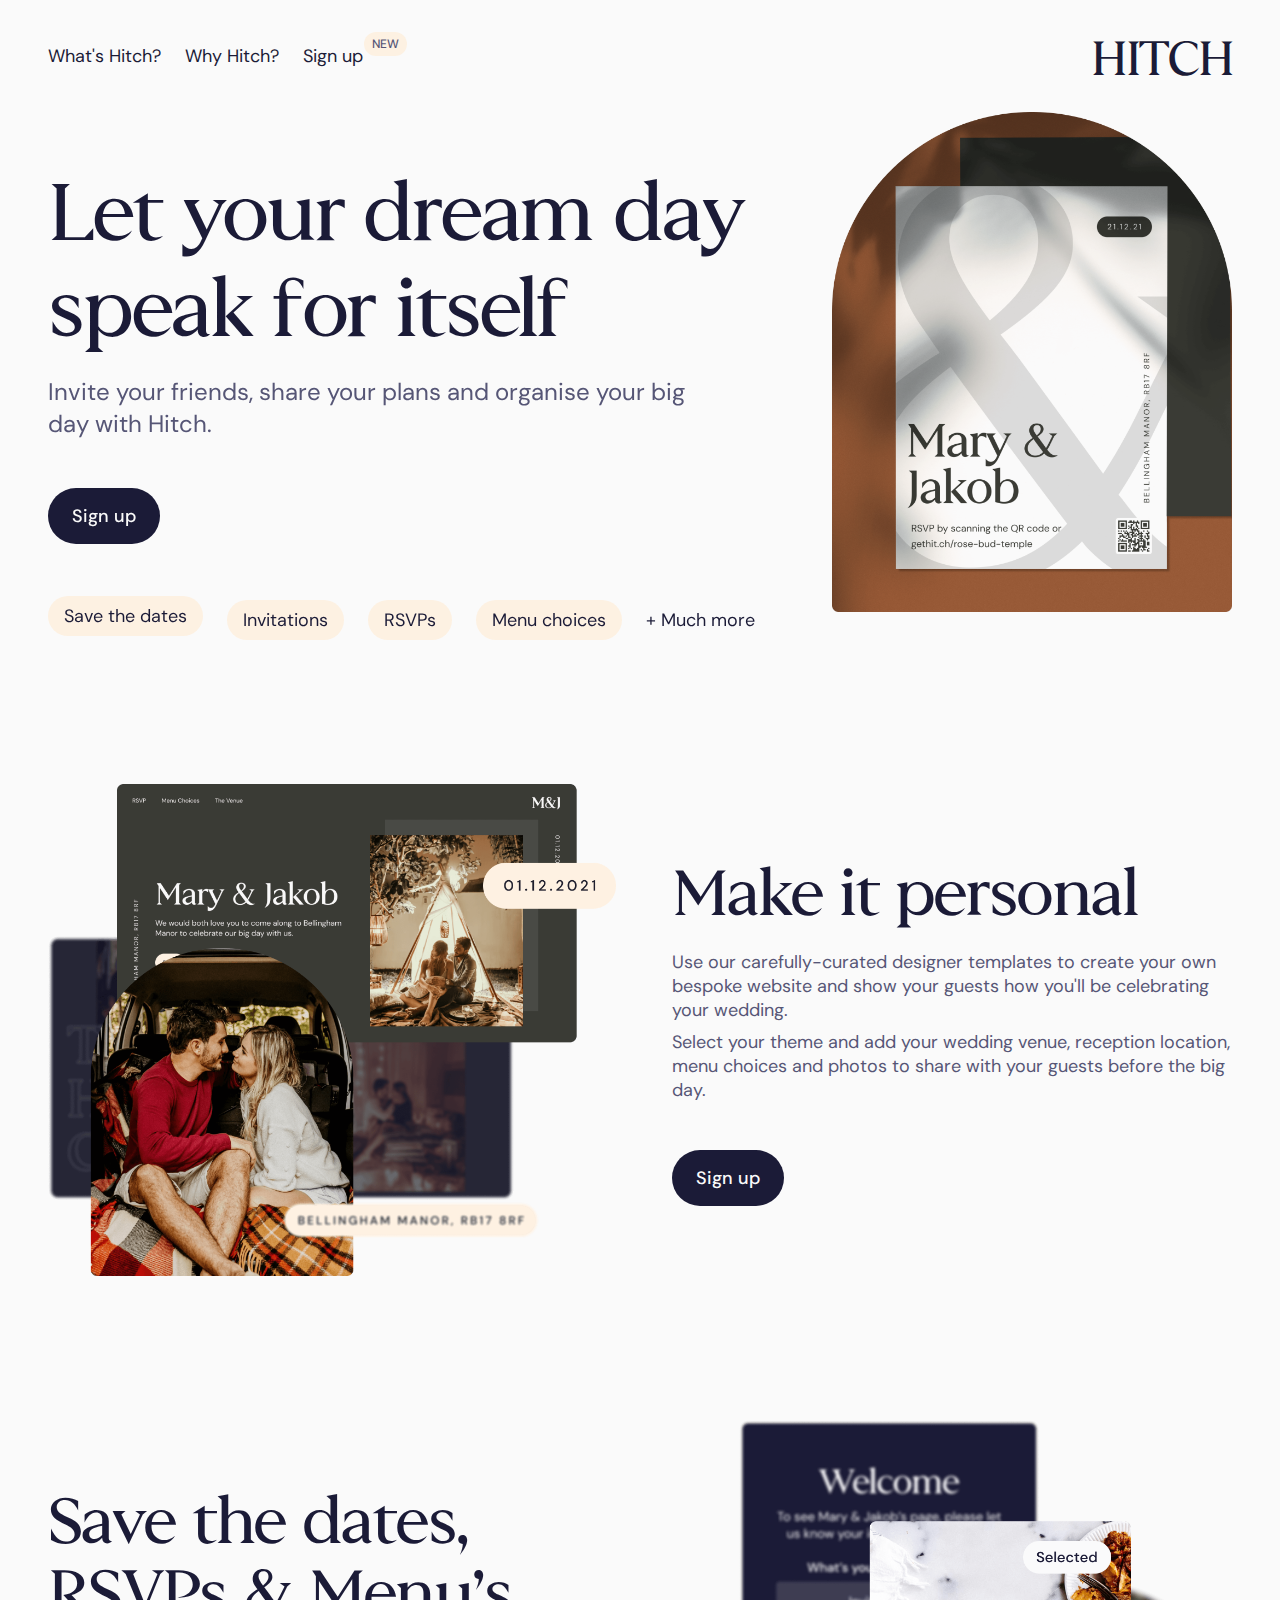
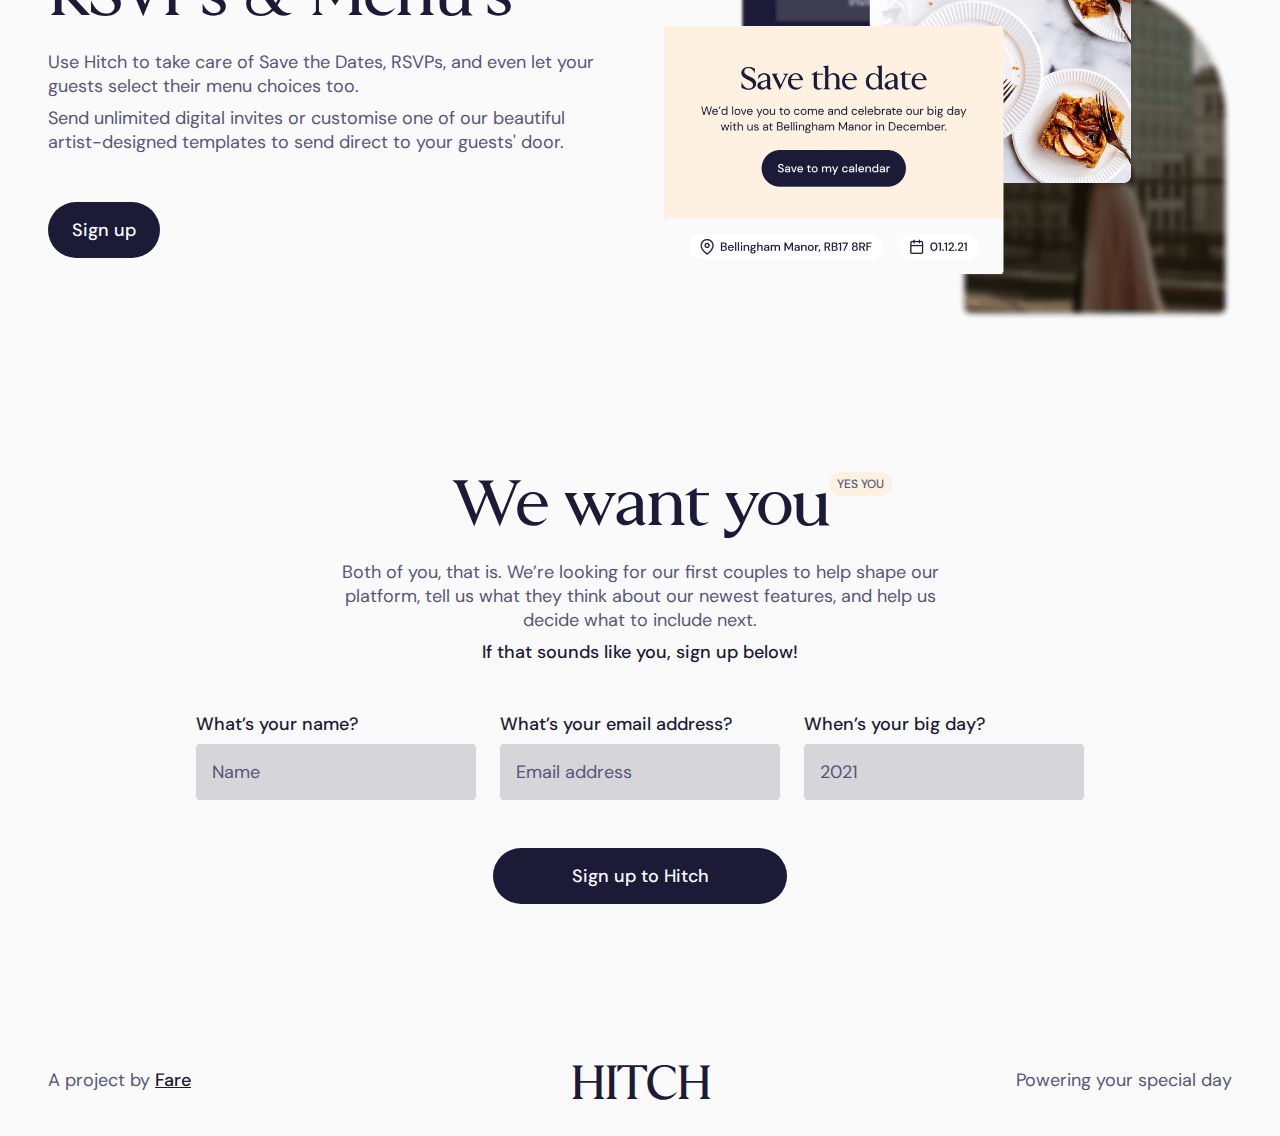
<file: index.html>
<!DOCTYPE html>
<html lang="en">
<head>
	<meta name="viewport" content="width=device-width, initial-scale=1, maximum-scale=1">
	<meta charset="utf-8">
	<meta http-equiv="x-ua-compatible" content="ie=edge">
  
  <meta property="og:title" content="Wedding invites with an RSVP button">
  <meta property="og:site_name" content="Hitch">
  <meta property="og:url" content="https://gethitch.co.uk">
  <meta property="og:description" content="">
  <meta property="og:type" content="website">
  <meta property="og:image" content="https://gethitch.co.uk/assets/img/og_image.jpg">
  
  <title>Hitch</title>
  <link rel='shortcut icon' href='./assets/img/favicon.png' type='image/png'/>
  <link rel="stylesheet" href="./reset.css">
  <link rel="stylesheet" href="https://s.pageclip.co/v1/pageclip.css" media="screen">
  <link rel="stylesheet" href="./fonts.css">
  <link rel="stylesheet" href="./styles.css">
  <link rel="preconnect" href="https://fonts.googleapis.com">
  <link rel="preconnect" href="https://fonts.gstatic.com" crossorigin>
  <link href="https://fonts.googleapis.com/css2?family=DM+Sans:ital,wght@0,400;0,500;1,400;1,500&display=swap" rel="stylesheet">

  <script>
    function toggleMenu() {
      var element = document.getElementById("menu");
      element.classList.toggle("show");
    }
  </script>
  <link href="https://unpkg.com/aos@2.3.1/dist/aos.css" rel="stylesheet">
  <script src="https://unpkg.com/aos@2.3.1/dist/aos.js"></script>
  <script type="text/javascript" src="https://app.termly.io/embed.min.js" data-auto-block="on" data-website-uuid="17cc4ee5-070f-4f1c-8e78-b1b13f626ad1"></script>
  <!-- Facebook Pixel Code -->
  <script>
    !function(f,b,e,v,n,t,s)
    {if(f.fbq)return;n=f.fbq=function(){n.callMethod?
    n.callMethod.apply(n,arguments):n.queue.push(arguments)};
    if(!f._fbq)f._fbq=n;n.push=n;n.loaded=!0;n.version='2.0';
    n.queue=[];t=b.createElement(e);t.async=!0;
    t.src=v;s=b.getElementsByTagName(e)[0];
    s.parentNode.insertBefore(t,s)}(window, document,'script',
    'https://connect.facebook.net/en_US/fbevents.js');
    fbq('init', '440238714118176');
    fbq('track', 'PageView');
    fbq('track', 'ViewContent', { content_name: 'Home' });
    </script>
    <noscript><img height="1" width="1" style="display:none"
    src="https://www.facebook.com/tr?id=440238714118176&ev=PageView&noscript=1"
    /></noscript>
    <!-- End Facebook Pixel Code -->
</head>
<body>
  <script>AOS.init();</script>
  <nav>
    <a class="hamburger" onclick="toggleMenu()"><img src="./assets/img/menu.svg"></a>
    <ul id="menu">
      <li>
        <a href="#">What's Hitch?</a>
      </li>
      <li>
        <a href="./why.html">Why Hitch?</a>
      </li>
      <li>
        <a href="#sign-up">Sign up</a>
        <p class="tag-small">new</p>
      </li>
    </ul>
    <a href="#" class="logo">Hitch</a>
  </nav>
  <section class="hero grid" data-aos="fade-up"  data-aos-duration="1500" data-aos-once="true">
    <div class="hero-content row-end">
      <h1>Let your dream day speak for itself</h1>
      <p class="large">Invite your friends, share your plans and organise your big day with Hitch.</p>
      <a class="button" href="#sign-up">Sign up</a>
      <div class="tag-array">
        <p class="tag">Save the dates</p>
        <p class="tag">Invitations</p>
        <p class="tag">RSVPs</p>
        <p class="tag">Menu choices</p>
        <p class="tag snow">+ Much more</p>
      </div>
    </div>
    <img src="./assets/img/hero.png">
  </section>
  <section class="grid">
    <img src="./assets/img/personalise.png">
    <div class="j-end">
      <h2>Make it personal</h2>
      <p>Use our carefully-curated designer templates to create your own bespoke website and show your guests how you'll be celebrating your wedding.</p>
      <p>Select your theme and add your wedding venue, reception location, menu choices and photos to share with your guests before the big day.</p>
      <a class="button" href="#sign-up">Sign up</a>
    </div>
  </section>
  <section class="grid">
    <div>
      <h2>Save the dates,  RSVPs & Menu’s</h2>
      <p>Use Hitch to take care of Save the Dates, RSVPs, and even let your guests select their menu choices too.</p>
      <p>Send unlimited digital invites or customise one of our beautiful artist-designed templates to send direct to your guests' door.</p>
      <a class="button" href="#sign-up">Sign up</a>
    </div>
    <img class="start" src="./assets/img/RSVPs.png">
  </section>
  <section class="cta">
    <div id="sign-up"></div>
    <div class="cta-title">
      <h2>We want you</h2><p class="tag-small">yes you</p>
    </div>
    <p>Both of you, that is. We’re looking for our first couples to help shape our platform, tell us what they think about our newest features, and help us decide what to include next.</p>
    <p class="bold">If that sounds like you, sign up below!</p>
    <form action="https://send.pageclip.co/fdzatY4zjDS625rR2r0kMaLtyaGuD1Sc" class="pageclip-form" method="post" id="form" onsubmit="sendLead()">
      <div class="cta-questions">
        <div class="cta-question">
          <label for="name">What’s your name?</label>
          <input type="text" name="name" placeholder="Name" required/>
        </div>
        <div class="cta-question">
          <label for="email">What’s your email address?</label>
          <input type="email" name="email" placeholder="Email address" required/>
        </div>
        <div class="cta-question">
          <label for="date">When’s your big day?</label>
          <select name="date">
            <option value="" disabled>--Please choose an option--</option>
            <option value="2021">2021</option>
            <option value="2022">2022</option>
            <option value="2023">2023</option>
            <option value="2024">2024</option>
            <option value="2025">2025</option>
          </select>
        </div>
      </div>
      <button type="submit" class="pageclip-form__submit button" onclick="registerLead()">
        <span>Sign up to Hitch</span>
      </button>
      <script>
        function registerLead() {
          fbq('track', 'Lead');
        }
      </script>
    </form>
  </section>
  <footer>
    <p>A project by <a href="https://fare.studio">Fare</a></p>
    <a class="logo center">Hitch</a>
    <p class="right">Powering your special day</p>
  </footer>
  <script src="https://s.pageclip.co/v1/pageclip.js" charset="utf-8"></script>
</body>
</file>
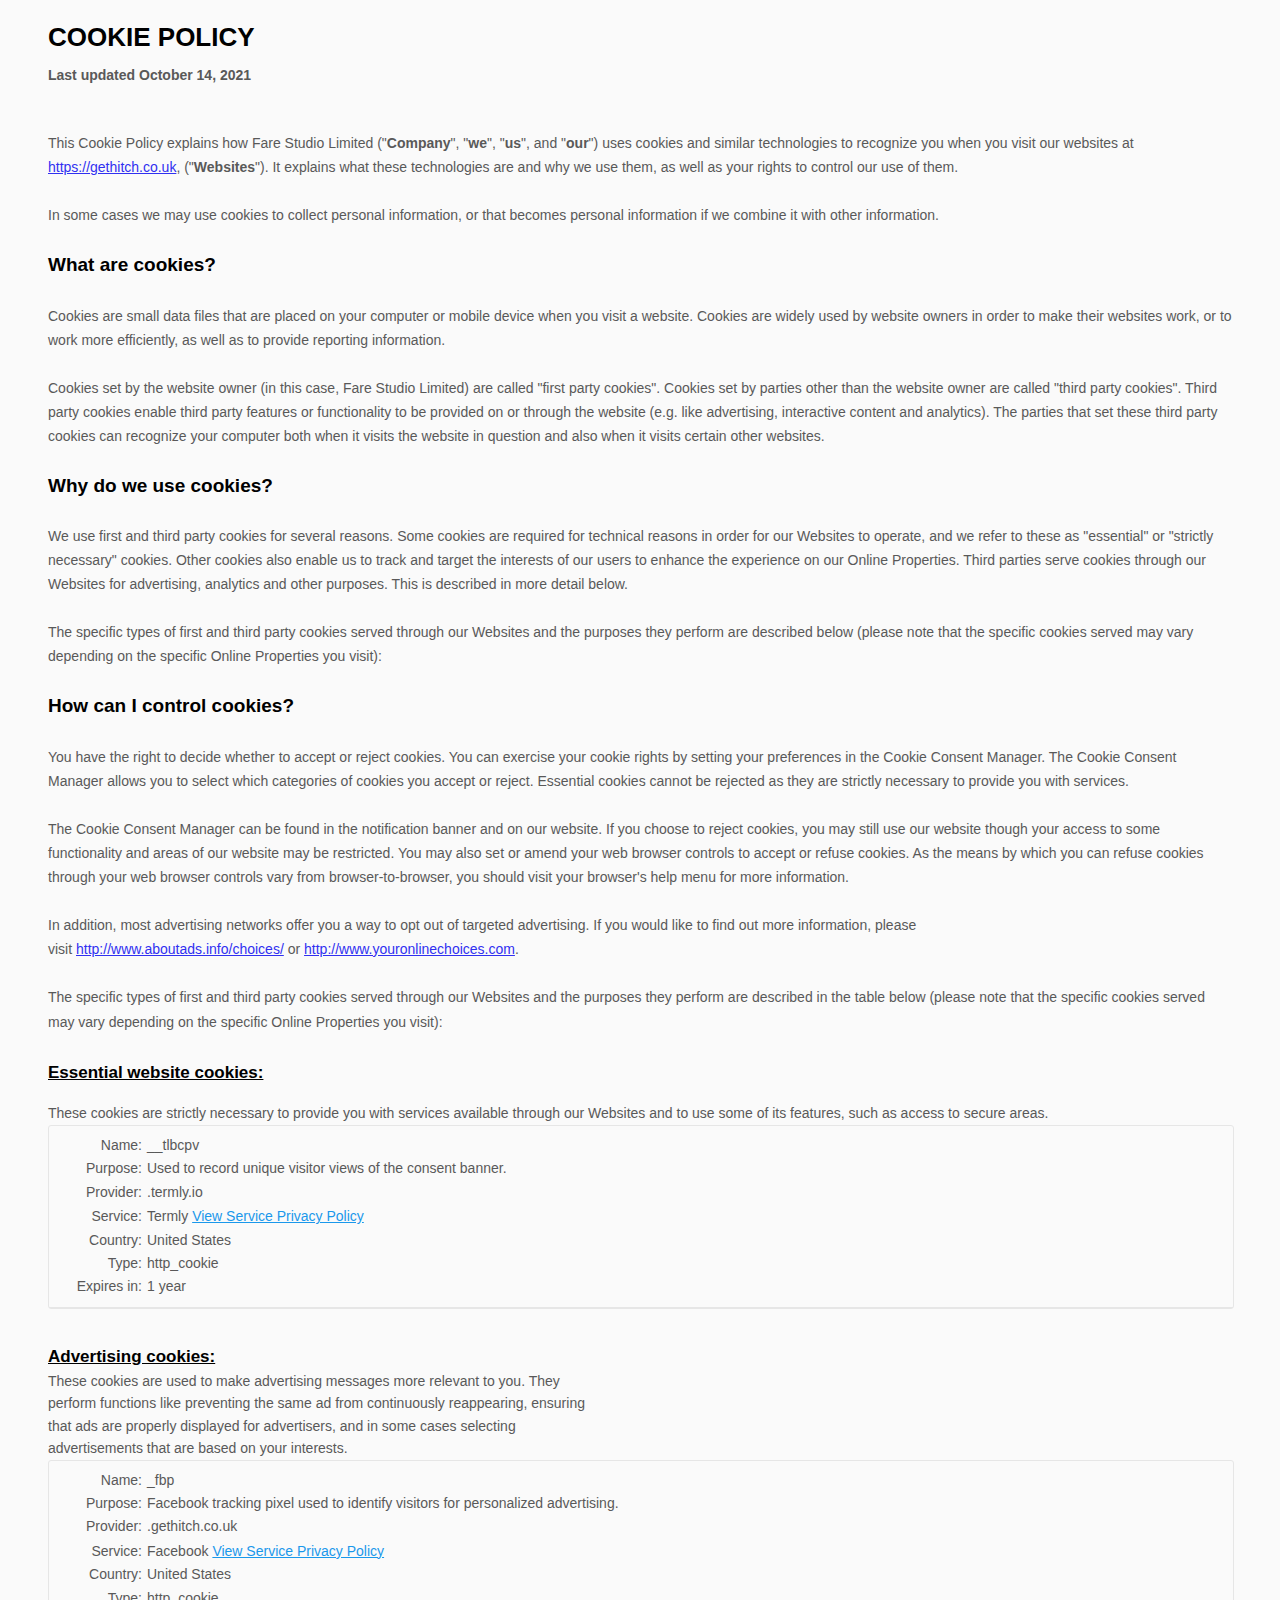
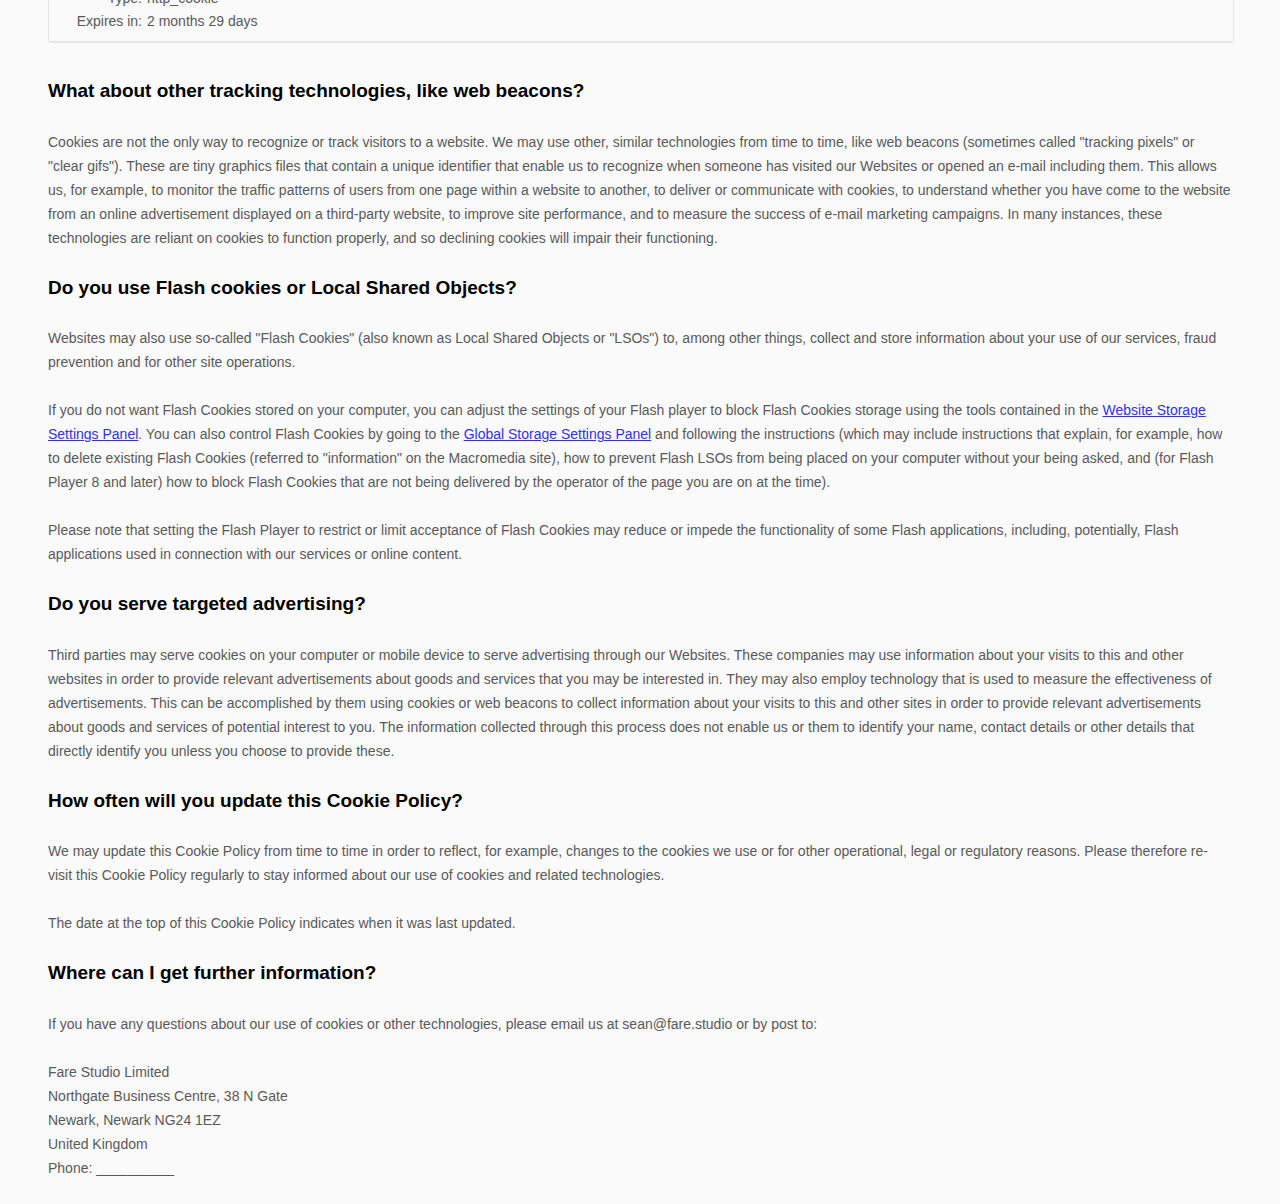
<file: cookies.html>
<!DOCTYPE html>
<html lang="en">
<head>
	<meta name="viewport" content="width=device-width, initial-scale=1, maximum-scale=1">
	<meta charset="utf-8">
	<meta http-equiv="x-ua-compatible" content="ie=edge">
  <title>Hitch</title>
  <link rel='shortcut icon' href='./assets/img/favicon.png' type='image/png'/>
  <link rel="stylesheet" href="./reset.css">
  <link rel="stylesheet" href="https://s.pageclip.co/v1/pageclip.css" media="screen">
  <link rel="stylesheet" href="./fonts.css">
  <link rel="stylesheet" href="./styles.css">
  <link rel="preconnect" href="https://fonts.googleapis.com">
  <link rel="preconnect" href="https://fonts.gstatic.com" crossorigin>
  <link href="https://fonts.googleapis.com/css2?family=DM+Sans:ital,wght@0,400;0,500;1,400;1,500&display=swap" rel="stylesheet">
  <script>
    function toggleMenu() {
      var element = document.getElementById("menu");
      element.classList.toggle("show");
    }
  </script>
  <link href="https://unpkg.com/aos@2.3.1/dist/aos.css" rel="stylesheet">
  <script src="https://unpkg.com/aos@2.3.1/dist/aos.js"></script>
  <script type="text/javascript" src="https://app.termly.io/embed.min.js" data-auto-block="on" data-website-uuid="17cc4ee5-070f-4f1c-8e78-b1b13f626ad1"></script>
  <!-- Facebook Pixel Code -->
  <script>
    !function(f,b,e,v,n,t,s)
    {if(f.fbq)return;n=f.fbq=function(){n.callMethod?
    n.callMethod.apply(n,arguments):n.queue.push(arguments)};
    if(!f._fbq)f._fbq=n;n.push=n;n.loaded=!0;n.version='2.0';
    n.queue=[];t=b.createElement(e);t.async=!0;
    t.src=v;s=b.getElementsByTagName(e)[0];
    s.parentNode.insertBefore(t,s)}(window, document,'script',
    'https://connect.facebook.net/en_US/fbevents.js');
    fbq('init', '440238714118176');
    fbq('track', 'PageView');
    </script>
    <noscript><img height="1" width="1" style="display:none"
    src="https://www.facebook.com/tr?id=440238714118176&ev=PageView&noscript=1"
    /></noscript>
    <!-- End Facebook Pixel Code -->
</head>

<body>
  <style>
    [data-custom-class='body'], [data-custom-class='body'] * {
            background: transparent !important;
          }
  [data-custom-class='title'], [data-custom-class='title'] * {
            font-family: Arial !important;
  font-size: 26px !important;
  color: #000000 !important;
          }
  [data-custom-class='subtitle'], [data-custom-class='subtitle'] * {
            font-family: Arial !important;
  color: #595959 !important;
  font-size: 14px !important;
          }
  [data-custom-class='heading_1'], [data-custom-class='heading_1'] * {
            font-family: Arial !important;
  font-size: 19px !important;
  color: #000000 !important;
          }
  [data-custom-class='heading_2'], [data-custom-class='heading_2'] * {
            font-family: Arial !important;
  font-size: 17px !important;
  color: #000000 !important;
          }
  [data-custom-class='body_text'], [data-custom-class='body_text'] * {
            color: #595959 !important;
  font-size: 14px !important;
  font-family: Arial !important;
          }
  [data-custom-class='link'], [data-custom-class='link'] * {
            color: #3030F1 !important;
  font-size: 14px !important;
  font-family: Arial !important;
  word-break: break-word !important;
          }
  </style>

        

</body>

<div data-custom-class="body">
      <div><strong><span style="font-size: 26px;"><span data-custom-class="title">COOKIE POLICY</span></span></strong></div><div><br></div><div><span style="color: rgb(127, 127, 127);"><strong><span style="font-size: 15px;"><span data-custom-class="subtitle">Last updated <bdt class="question">October 14, 2021</bdt></span></span></strong></span></div><div><br></div><div><br></div><div><br></div><div style="line-height: 1.5;"><span style="color: rgb(127, 127, 127);"><span style="color: rgb(89, 89, 89); font-size: 15px;"><span data-custom-class="body_text">This Cookie Policy explains how <bdt class="question">Fare Studio Limited</bdt><bdt class="block-component"></bdt> ("<bdt class="block-component"></bdt><strong>Company</strong><bdt class="statement-end-if-in-editor"></bdt>", "<strong>we</strong>", "<strong>us</strong>", and "<strong>our</strong>") uses cookies and similar technologies to recognize you when you visit our websites at<bdt class="forloop-component"></bdt> <bdt class="question"><a href="https://gethitch.co.uk" target="_blank" data-custom-class="link">https://gethitch.co.uk</a></bdt>,<bdt class="forloop-component"></bdt> ("<strong>Websites</strong>"). It explains what these technologies are and why we use them, as well as your rights to control our use of them.<bdt class="block-component"></bdt></span></span></span></div><div style="line-height: 1.5;"><br></div><div style="line-height: 1.5;"><span style="color: rgb(127, 127, 127);"><span style="color: rgb(89, 89, 89); font-size: 15px;"><span data-custom-class="body_text">In some cases we may use cookies to collect personal information, or that becomes personal information if we combine it with other information. <bdt class="block-component"></bdt></span><bdt class="statement-end-if-in-editor"><span data-custom-class="body_text"></span></bdt></span></span></div><div style="line-height: 1.5;"><br></div><div style="line-height: 1.5;"><span style="color: rgb(127, 127, 127);"><span style="color: rgb(0, 0, 0); font-size: 15px;"><strong><span data-custom-class="heading_1">What are cookies?</span></strong></span></span></div><div style="line-height: 1.5;"><br></div><div style="line-height: 1.5;"><span style="color: rgb(127, 127, 127);"><span style="color: rgb(89, 89, 89); font-size: 15px;"><span data-custom-class="body_text">Cookies are small data files that are placed on your computer or mobile device when you visit a website. Cookies are widely used by website owners in order to make their websites work, or to work more efficiently, as well as to provide reporting information.</span></span></span></div><div style="line-height: 1.5;"><br></div><div style="line-height: 1.5;"><span style="color: rgb(127, 127, 127);"><span style="color: rgb(89, 89, 89); font-size: 15px;"><span data-custom-class="body_text">Cookies set by the website owner (in this case, <bdt class="question">Fare Studio Limited</bdt>) are called "first party cookies". Cookies set by parties other than the website owner are called "third party cookies". Third party cookies enable third party features or functionality to be provided on or through the website (e.g. like advertising, interactive content and analytics). The parties that set these third party cookies can recognize your computer both when it visits the website in question and also when it visits certain other websites.</span></span></span></div><div style="line-height: 1.5;"><br></div><div style="line-height: 1.5;"><span style="color: rgb(127, 127, 127);"><span style="color: rgb(0, 0, 0); font-size: 15px;"><strong><span data-custom-class="heading_1">Why do we use cookies?</span></strong></span></span></div><div style="line-height: 1.5;"><br></div><div style="line-height: 1.5;"><span style="color: rgb(127, 127, 127);"><span style="color: rgb(89, 89, 89); font-size: 15px;"><span data-custom-class="body_text">We use first<bdt class="block-component"></bdt> and third<bdt class="statement-end-if-in-editor"></bdt> party cookies for several reasons. Some cookies are required for technical reasons in order for our Websites to operate, and we refer to these as "essential" or "strictly necessary" cookies. Other cookies also enable us to track and target the interests of our users to enhance the experience on our Online Properties. <bdt class="block-component"></bdt>Third parties serve cookies through our Websites for advertising, analytics and other purposes. <bdt class="statement-end-if-in-editor"></bdt>This is described in more detail below.</span></span></span></div><div style="line-height: 1.5;"><br></div><div style="line-height: 1.5;"><span style="color: rgb(127, 127, 127);"><span style="color: rgb(89, 89, 89); font-size: 15px;"><span data-custom-class="body_text">The specific types of first<bdt class="block-component"></bdt> and third<bdt class="statement-end-if-in-editor"></bdt> party cookies served through our Websites and the purposes they perform are described below (please note that the specific cookies served may vary depending on the specific Online Properties you visit):</span></span></span></div><div style="line-height: 1.5;"><br></div><div style="line-height: 1.5;"><span style="color: rgb(127, 127, 127);"><span style="color: rgb(89, 89, 89); font-size: 15px;"><span style="font-size: 15px; color: rgb(89, 89, 89);"><span style="font-size: 15px; color: rgb(89, 89, 89);"><span id="control" style="color: rgb(0, 0, 0);"><strong><span data-custom-class="heading_1">How can I control cookies?</span></strong></span></span></span></span></span></div><div style="line-height: 1.5;"><br></div><div style="line-height: 1.5;"><span style="font-size: 15px; color: rgb(89, 89, 89);"><span style="font-size: 15px; color: rgb(89, 89, 89);"><span data-custom-class="body_text">You have the right to decide whether to accept or reject cookies. You can exercise your cookie rights by setting your preferences in the Cookie Consent Manager. The Cookie Consent Manager allows you to select which categories of cookies you accept or reject. Essential cookies cannot be rejected as they are strictly necessary to provide you with services.</span></span></span></div><div style="line-height: 1.5;"><br></div><div style="line-height: 1.5;"><span style="font-size: 15px; color: rgb(89, 89, 89);"><span style="font-size: 15px; color: rgb(89, 89, 89);"><span data-custom-class="body_text">The Cookie Consent Manager can be found in the notification banner and on our website. If you choose to reject cookies, you may still use our website though your access to some functionality and areas of our website may be restricted. You may also set or amend your web browser controls to accept or refuse cookies. As the means by which you can refuse cookies through your web browser controls vary from browser-to-browser, you should visit your browser's help menu for more information.</span></span></span></div><div style="line-height: 1.5;"><br></div><div style="line-height: 1.5;"><span style="font-size: 15px; color: rgb(89, 89, 89);"><span style="font-size: 15px; color: rgb(89, 89, 89);"><span data-custom-class="body_text">In addition, most advertising networks offer you a way to opt out of targeted advertising. If you would like to find out more information, please visit </span></span><span style="font-size: 15px; color: rgb(48, 48, 241);"><span data-custom-class="body_text"><a data-custom-class="link" href="http://www.aboutads.info/choices/" target="_blank">http://www.aboutads.info/choices/</a></span></span><span style="font-size: 15px; color: rgb(89, 89, 89);"><span data-custom-class="body_text"> or </span></span><span style="font-size: 15px; color: rgb(48, 48, 241);"><span data-custom-class="body_text"><a data-custom-class="link" data-fr-linked="true" href="http://www.youronlinechoices.com" target="_blank">http://www.youronlinechoices.com</a></span></span><span style="font-size: 15px; color: rgb(89, 89, 89);"><span data-custom-class="body_text">.</span></span></span></div><div style="line-height: 1.5;"><br></div><div style="line-height: 1.5;"><span style="font-size: 15px; color: rgb(89, 89, 89);"><span style="font-size: 15px; color: rgb(89, 89, 89);"><span data-custom-class="body_text">The specific types of first and third party cookies served through our Websites and the purposes they perform are described in the table below (please note that the specific </span><span data-custom-class="body_text">cookies served may vary depending on the specific Online Properties you visit):</span></span></span><span style="font-size: 15px;"></span><span data-custom-class="heading_2" style="color: rgb(0, 0, 0);"><span style="font-size: 15px;"><strong><u><br><br>Essential website cookies:</u></strong></span></span></div><div><div><br></div><div style="line-height: 1.5;"><span style="color: rgb(127, 127, 127);"><span style="color: rgb(89, 89, 89); font-size: 15px;"><span data-custom-class="body_text">These cookies are strictly necessary to provide you with services available through our Websites and to use some of its features, such as access to secure areas.</span></span></span></div><p style="font-size: 15px; line-height: 1.5;"><span data-custom-class="body_text"></span></p><section data-custom-class="body_text" style="width: 100%; border: 1px solid rgb(230, 230, 230); margin: 0px 0px 10px; border-radius: 3px; text-align: left;"><div style="padding: 8px 13px; border-bottom: 1px solid #e6e6e6;"><table><tbody><tr style="font-family: Roboto, Arial; font-size: 12px; line-height: 1.67; margin: 0 0 8px; vertical-align: top;"><td style="text-align: right; color: #19243c; min-width: 80px;">Name:</td><td style="display: inline-block; margin-left: 5px;"><span style="color: #8b93a7; word-break: break-all;">__tlbcpv</span></td></tr><tr style="font-family: Roboto, Arial; font-size: 12px; line-height: 1.67; margin: 0; vertical-align: top;"><td style="text-align: right; color: #19243c; min-width: 80px;">Purpose:</td><td style="display: inline-block; margin-left: 5px;"><span style="color: #8b93a7; word-break: break-all;">Used to record unique visitor views of the consent banner.</span></td></tr><tr style="font-family: Roboto, Arial; font-size: 12px; line-height: 1.67; margin: 0 0 8px; vertical-align: top;"><td style="text-align: right; color: #19243c; min-width: 80px;">Provider:</td><td style="display: inline-block; margin-left: 5px;"><span style="color: #8b93a7; word-break: break-all;">.termly.io</span></td></tr><tr style="font-family: Roboto, Arial; font-size: 12px; line-height: 1.67; margin: 0 0 8px; vertical-align: top;"><td style="text-align: right; color: #19243c; min-width: 80px;">Service:</td><td style="display: inline-block; margin-left: 5px;"><span style="color: #8b93a7; word-break: break-all;">Termly  <a href="https://termly.io/our-privacy-policy/" style="color: #1a98eb !important;" target="_blank">View Service Privacy Policy</a>  </span></td></tr><tr style="font-family: Roboto, Arial; font-size: 12px; line-height: 1.67; margin: 0 0 8px; vertical-align: top;"><td style="text-align: right; color: #19243c; min-width: 80px;">Country:</td><td style="display: inline-block; margin-left: 5px;"><span style="color: #8b93a7; word-break: break-all;">United States</span></td></tr><tr style="font-family: Roboto, Arial; font-size: 12px; line-height: 1.67; margin: 0 0 8px; vertical-align: top;"><td style="text-align: right; color: #19243c; min-width: 80px;">Type:</td><td style="display: inline-block; margin-left: 5px;"><span style="color: #8b93a7; word-break: break-all;">http_cookie</span></td></tr><tr style="font-family: Roboto, Arial; font-size: 12px; line-height: 1.67; margin: 0 0 8px; vertical-align: top;"><td style="text-align: right; color: #19243c; min-width: 80px;">Expires in:</td><td style="display: inline-block; margin-left: 5px;"><span style="color: #8b93a7; word-break: break-all;">1 year</span></td></tr></tbody></table></div></section></div><div></div><div style="line-height: 1.5;"><span data-custom-class="heading_2" style="color: rgb(0, 0, 0);"><span style="font-size: 15px;"><strong><u><br>Advertising cookies:</u></strong></span></span></div><div><p style="font-size: 15px; line-height: 1.5;"><span style="color: rgb(127, 127, 127);"><span style="color: rgb(89, 89, 89); font-size: 15px;"><span data-custom-class="body_text">These cookies are used to make advertising messages more relevant to you. They perform functions like preventing the same ad from continuously reappearing, ensuring that ads are properly displayed for advertisers, and in some cases selecting advertisements that are based on your interests.</span></span></span></p><div><span data-custom-class="body_text"><section data-custom-class="body_text" style="width: 100%; border: 1px solid #e6e6e6; margin: 0 0 10px; border-radius: 3px;"><div style="padding: 8px 13px; border-bottom: 1px solid #e6e6e6;"><table><tbody><tr style="font-family: Roboto, Arial; font-size: 12px; line-height: 1.67; margin: 0 0 8px; vertical-align: top;"><td style="text-align: right; color: #19243c; min-width: 80px;">Name:</td><td style="display: inline-block; margin-left: 5px;"><span style="color: #8b93a7; word-break: break-all;">_fbp</span></td></tr><tr style="font-family: Roboto, Arial; font-size: 12px; line-height: 1.67; margin: 0; vertical-align: top;"><td style="text-align: right; color: #19243c; min-width: 80px;">Purpose:</td><td style="display: inline-block; margin-left: 5px;"><span style="color: #8b93a7; word-break: break-all;">Facebook tracking pixel used to identify visitors for personalized advertising.</span></td></tr><tr style="font-family: Roboto, Arial; font-size: 12px; line-height: 1.67; margin: 0 0 8px; vertical-align: top;"><td style="text-align: right; color: #19243c; min-width: 80px;">Provider:</td><td style="display: inline-block; margin-left: 5px;"><span style="color: #8b93a7; word-break: break-all;">.gethitch.co.uk</span></td></tr><tr style="font-family: Roboto, Arial; font-size: 12px; line-height: 1.67; margin: 0 0 8px; vertical-align: top;"><td style="text-align: right; color: #19243c; min-width: 80px;">Service:</td><td style="display: inline-block; margin-left: 5px;"><span style="color: #8b93a7; word-break: break-all;">Facebook  <a href="https://www.facebook.com/privacy/explanation" style="color: #1a98eb !important;" target="_blank">View Service Privacy Policy</a>  </span></td></tr><tr style="font-family: Roboto, Arial; font-size: 12px; line-height: 1.67; margin: 0 0 8px; vertical-align: top;"><td style="text-align: right; color: #19243c; min-width: 80px;">Country:</td><td style="display: inline-block; margin-left: 5px;"><span style="color: #8b93a7; word-break: break-all;">United States</span></td></tr><tr style="font-family: Roboto, Arial; font-size: 12px; line-height: 1.67; margin: 0 0 8px; vertical-align: top;"><td style="text-align: right; color: #19243c; min-width: 80px;">Type:</td><td style="display: inline-block; margin-left: 5px;"><span style="color: #8b93a7; word-break: break-all;">http_cookie</span></td></tr><tr style="font-family: Roboto, Arial; font-size: 12px; line-height: 1.67; margin: 0 0 8px; vertical-align: top;"><td style="text-align: right; color: #19243c; min-width: 80px;">Expires in:</td><td style="display: inline-block; margin-left: 5px;"><span style="color: #8b93a7; word-break: break-all;">2 months 29 days</span></td></tr></tbody></table></div></section></span></div></div><div style="line-height: 1.5;"><br></div><div style="line-height: 1.5;"><span style="color: rgb(127, 127, 127);"><span style="color: rgb(0, 0, 0); font-size: 15px;"><strong><span data-custom-class="heading_1">What about other tracking technologies, like web beacons?</span></strong></span></span></div><div style="line-height: 1.5;"><br></div><div style="line-height: 1.5;"><span style="color: rgb(127, 127, 127);"><span style="color: rgb(89, 89, 89); font-size: 15px;"><span data-custom-class="body_text">Cookies are not the only way </span><span style="font-size: 15px; color: rgb(89, 89, 89);"><span data-custom-class="body_text">to recognize or track visitors to a website. We may use other, similar technologies from time to time, like web beacons (sometimes called "tracking pixels" or "clear gifs"). These are tiny graphics files that contain a unique identifier that enable us to recognize when someone has visited our Websites<bdt class="block-component"></bdt> or opened an e-mail including them<bdt class="statement-end-if-in-editor"></bdt>. This allows us, for example, to monitor </span><span style="font-size: 15px; color: rgb(89, 89, 89);"><span style="color: rgb(89, 89, 89);"><span data-custom-class="body_text">the traffic patterns of users from one page within a website to another, to deliver or communicate with cookies, to understand whether you have come to the website from an online advertisement displayed on a third-party website, to improve site performance, and to measure the success of e-mail marketing campaigns. In many instances, these technologies are reliant on cookies to function properly, and so declining cookies will impair their functioning.</span><bdt class="block-component"></bdt></span></span></span></span></span></div><div style="line-height: 1.5;"><br></div><div style="line-height: 1.5;"><span style="color: rgb(127, 127, 127);"><span style="color: rgb(89, 89, 89); font-size: 15px;"><span style="font-size: 15px; color: rgb(89, 89, 89);"><span style="font-size: 15px; color: rgb(89, 89, 89);"><span style="color: rgb(0, 0, 0);"><strong><span data-custom-class="heading_1">Do you use Flash cookies or Local Shared Objects?</span></strong></span></span></span></span></span></div><div style="line-height: 1.5;"><br></div><div style="line-height: 1.5;"><span style="font-size: 15px; color: rgb(89, 89, 89);"><span data-custom-class="body_text">Websites may also use so-called "Flash Cookies" (also known as Local Shared Objects or "LSOs") to, among other things, collect and store information about your use of our services, fraud prevention and for other site operations.</span></span></div><div style="line-height: 1.5;"><br></div><div style="line-height: 1.5;"><span style="font-size: 15px; color: rgb(89, 89, 89);"><span data-custom-class="body_text">If you do not want Flash Cookies stored on your computer, you can adjust the settings of your Flash player to block Flash Cookies storage using the tools contained in the </span></span><span data-custom-class="body_text"><span style="color: rgb(48, 48, 241);"><a data-custom-class="link" href="http://www.macromedia.com/support/documentation/en/flashplayer/help/settings_manager07.html" target="_BLANK"><span style="font-size: 15px;">Website Storage Settings Panel</span></a></span><span style="font-size: 15px; color: rgb(89, 89, 89);">. You can also control Flash Cookies by going to the </span><span style="color: rgb(48, 48, 241);"><a data-custom-class="link" href="http://www.macromedia.com/support/documentation/en/flashplayer/help/settings_manager03.html" target="_BLANK"><span style="font-size: 15px;">Global Storage Settings Panel</span></a></span></span><span style="font-size: 15px; color: rgb(89, 89, 89);"><span data-custom-class="body_text"> and </span><span style="font-size:15px; color: rgb(89, 89, 89);"><span data-custom-class="body_text">following the instructions (which may include instructions that explain, for example, how to delete existing Flash Cookies (referred to "information" on the Macromedia site), how to prevent Flash LSOs from being placed on your computer without your being asked, and (for Flash Player 8 and later) how to block Flash Cookies that are not being delivered by the operator of the page you are on at the time).</span></span></span></div><div style="line-height: 1.5;"><br></div><div style="line-height: 1.5;"><span style="font-size: 15px; color: rgb(89, 89, 89);"><span style="font-size: 15px; color: rgb(89, 89, 89);"><span data-custom-class="body_text">Please note that setting the Flash Player to restrict or limit acceptance of Flash Cookies may reduce or impede the functionality of some Flash applications, including, potentially, Flash applications used in connection with our services or online content.</span></span></span><span style="color: rgb(127, 127, 127);"><span style="color: rgb(89, 89, 89); font-size: 15px;"><span style="font-size: 15px; color: rgb(89, 89, 89);"><span style="font-size: 15px; color: rgb(89, 89, 89);"><span style="color: rgb(89, 89, 89);"><bdt class="statement-end-if-in-editor"></bdt><bdt class="block-component"></bdt></span></span></span></span></span></div><div style="line-height: 1.5;"><br></div><div style="line-height: 1.5;"><span style="color: rgb(127, 127, 127);"><span style="color: rgb(89, 89, 89); font-size: 15px;"><span style="font-size: 15px; color: rgb(89, 89, 89);"><span style="font-size: 15px; color: rgb(89, 89, 89);"><span style="color: rgb(89, 89, 89);"><span style="font-size: 15px; color: rgb(89, 89, 89);"><span style="font-size: 15px; color: rgb(0, 0, 0);"><strong><span data-custom-class="heading_1">Do you serve targeted advertising?</span></strong></span></span></span></span></span></span></span></div><div style="line-height: 1.5;"><br></div><div style="line-height: 1.5;"><span style="font-size: 15px; color: rgb(89, 89, 89);"><span data-custom-class="body_text">Third parties may serve cookies on your computer or mobile device to serve advertising through our Websites. These companies may use information about your visits to this and other websites in order to provide relevant advertisements about goods and services that you may be interested in. They may also employ technology that is used to measure the effectiveness of advertisements. This can be accomplished by them using cookies or web beacons to collect information about your visits to this and other sites in order to provide relevant advertisements about goods and services of potential interest to you. The information collected through this process does not enable us or them to identify your name, contact details or other details that directly identify you unless you choose to provide these.</span></span><span style="color: rgb(127, 127, 127);"><span style="color: rgb(89, 89, 89); font-size: 15px;"><span style="font-size: 15px; color: rgb(89, 89, 89);"><span style="font-size: 15px; color: rgb(89, 89, 89);"><span style="color: rgb(89, 89, 89);"><bdt class="statement-end-if-in-editor"></bdt></span></span></span></span></span></div><div style="line-height: 1.5;"><br></div><div style="line-height: 1.5;"><span style="font-size: 15px; color: rgb(89, 89, 89);"><span style="font-size: 15px; color: rgb(0, 0, 0);"><strong><span data-custom-class="heading_1">How often will you update this Cookie Policy?</span></strong></span></span></div><div style="line-height: 1.5;"><br></div><div style="line-height: 1.5;"><span style="font-size: 15px; color: rgb(89, 89, 89);"><span style="font-size: 15px; color: rgb(89, 89, 89);"><span data-custom-class="body_text">We may update </span><span style="font-size: 15px; color: rgb(89, 89, 89);"><span data-custom-class="body_text">this Cookie Policy from time to time in order to reflect, for example, changes to the cookies we use or for other operational, legal or regulatory reasons. Please therefore re-visit this Cookie Policy regularly to stay informed about our use of cookies and related technologies.</span></span></span></span></div><div style="line-height: 1.5;"><br></div><div style="line-height: 1.5;"><span style="font-size: 15px; color: rgb(89, 89, 89);"><span style="font-size: 15px; color: rgb(89, 89, 89);"><span style="font-size: 15px; color: rgb(89, 89, 89);"><span data-custom-class="body_text">The date at the top of this Cookie Policy indicates when it was last updated.</span></span></span></span></div><div style="line-height: 1.5;"><br></div><div style="line-height: 1.5;"><span style="font-size: 15px; color: rgb(89, 89, 89);"><span style="font-size: 15px; color: rgb(89, 89, 89);"><span style="font-size: 15px; color: rgb(0, 0, 0);"><strong><span data-custom-class="heading_1">Where can I get further information?</span></strong></span></span></span></div><div style="line-height: 1.5;"><br></div><div style="line-height: 1.5;"><span style="font-size: 15px; color: rgb(89, 89, 89);"><span style="font-size: 15px; color: rgb(89, 89, 89);"><span style="font-size: 15px; color: rgb(89, 89, 89);"><span data-custom-class="body_text">If you have any questions about our use of cookies or other technologies, please email us at <bdt class="question">sean@fare.studio</bdt> or by post to:</span></span></span></span></div><div style="line-height: 1.5;"><span data-custom-class="body_text"><br></span></div><div style="line-height: 1.5;"><span style="font-size: 15px; color: rgb(89, 89, 89);"><span style="font-size: 15px; color: rgb(89, 89, 89);"><span data-custom-class="body_text"><bdt class="question">Fare Studio Limited</bdt></span></span></span></div><div style="line-height: 1.5;"><span style="font-size: 15px; color: rgb(89, 89, 89);"><bdt class="question"><span data-custom-class="body_text">Northgate Business Centre, 38 N Gate</span></bdt><span data-custom-class="body_text"><bdt class="block-component"></bdt></span></span></div><div style="line-height: 1.5;"><span data-custom-class="body_text"><span style="font-size: 15px; color: rgb(89, 89, 89);"><bdt class="question">Newark</bdt><bdt class="block-component"></bdt>, <bdt class="question">Newark</bdt><bdt class="statement-end-if-in-editor"></bdt><bdt class="block-component"></bdt> <bdt class="question">NG24 1EZ</bdt><bdt class="statement-end-if-in-editor"></bdt><bdt class="block-component"></bdt><bdt class="block-component"></bdt></span></span></div><div style="line-height: 1.5;"><span data-custom-class="body_text"><span style="font-size: 15px; color: rgb(89, 89, 89);"><bdt class="question">United Kingdom</bdt><bdt class="statement-end-if-in-editor"></bdt></span></span><span data-custom-class="body_text"><span style="font-size: 15px; color: rgb(89, 89, 89);"><bdt class="statement-end-if-in-editor"></bdt></span></span></div><div style="line-height: 1.5;"><span data-custom-class="body_text"><span style="font-size: 15px; color: rgb(89, 89, 89);">Phone: <bdt class="question">__________</bdt><bdt class="block-component"></bdt></span></span></div><style>
      ul {
        list-style-type: square;
      }
      ul > li > ul {
        list-style-type: circle;
      }
      ul > li > ul > li > ul {
        list-style-type: square;
      }
      ol li {
        font-family: Arial ;
      }
    </style>
      </div>
</file>
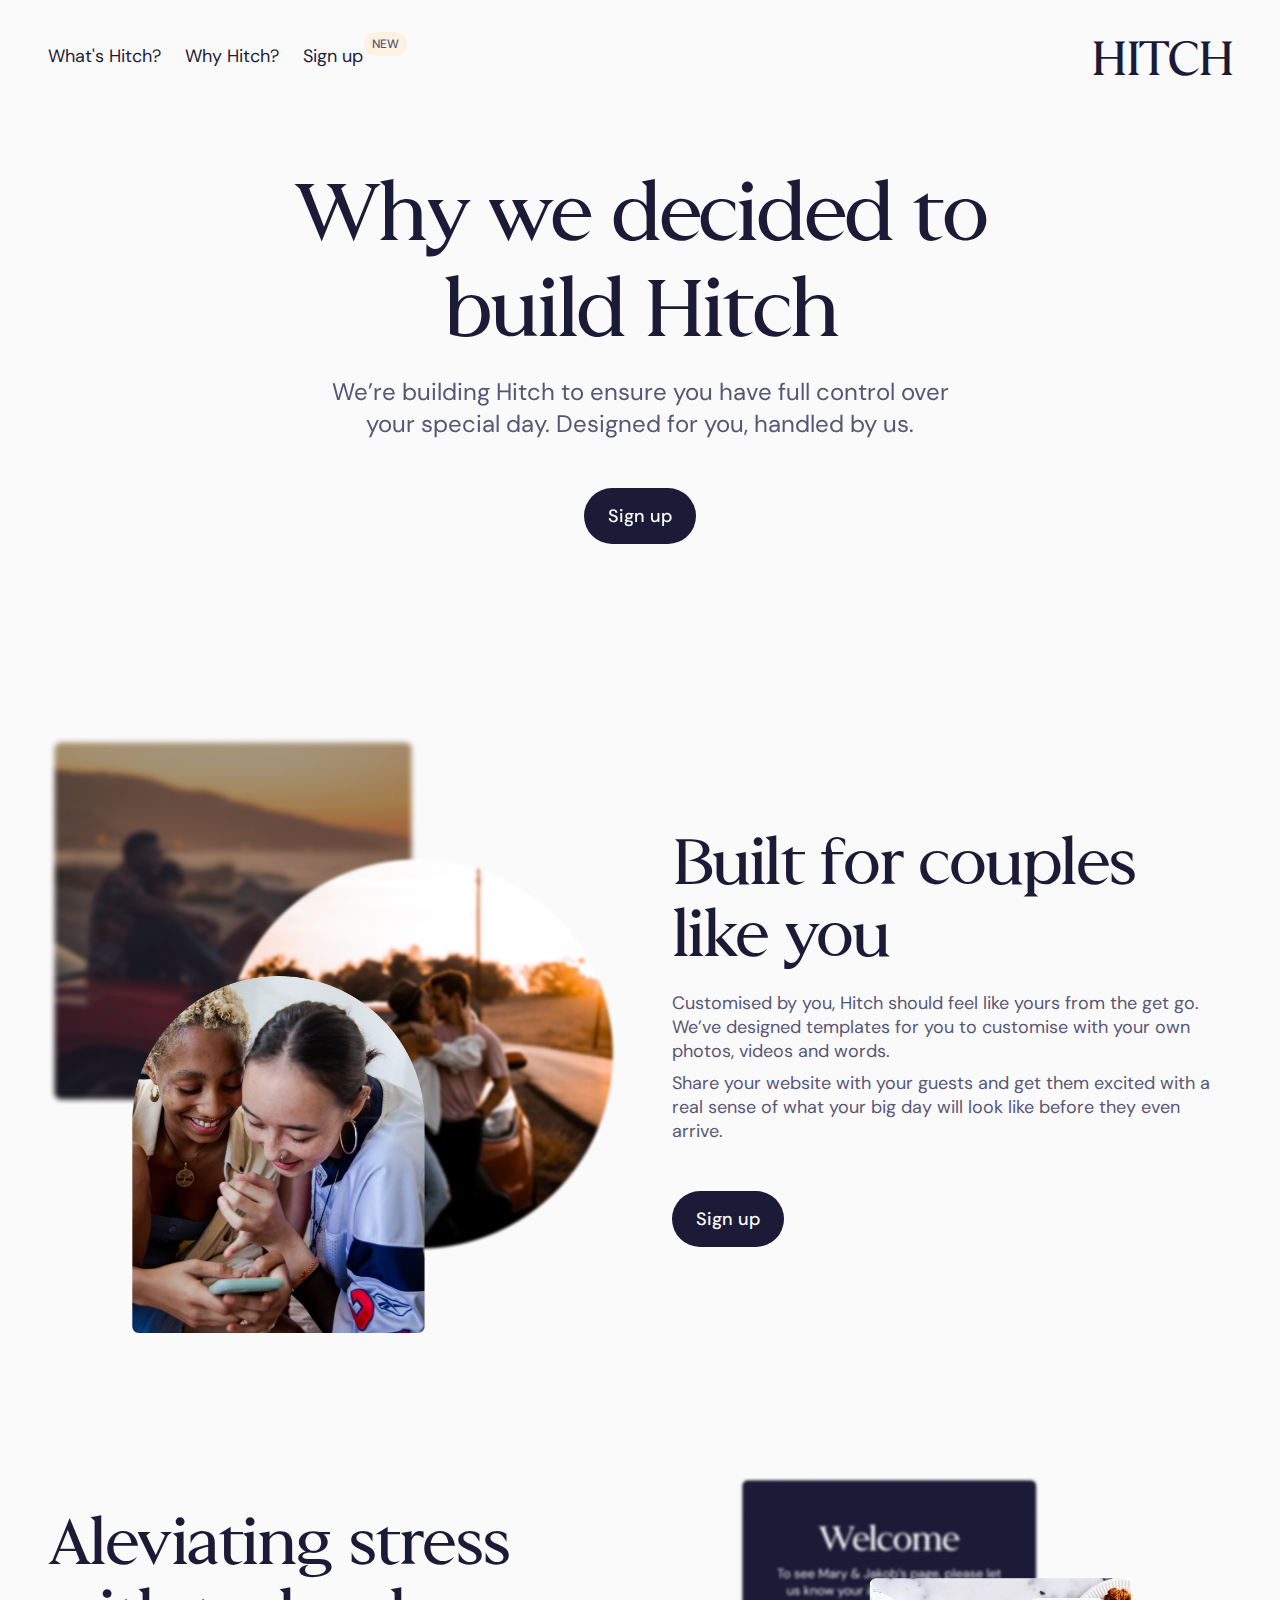
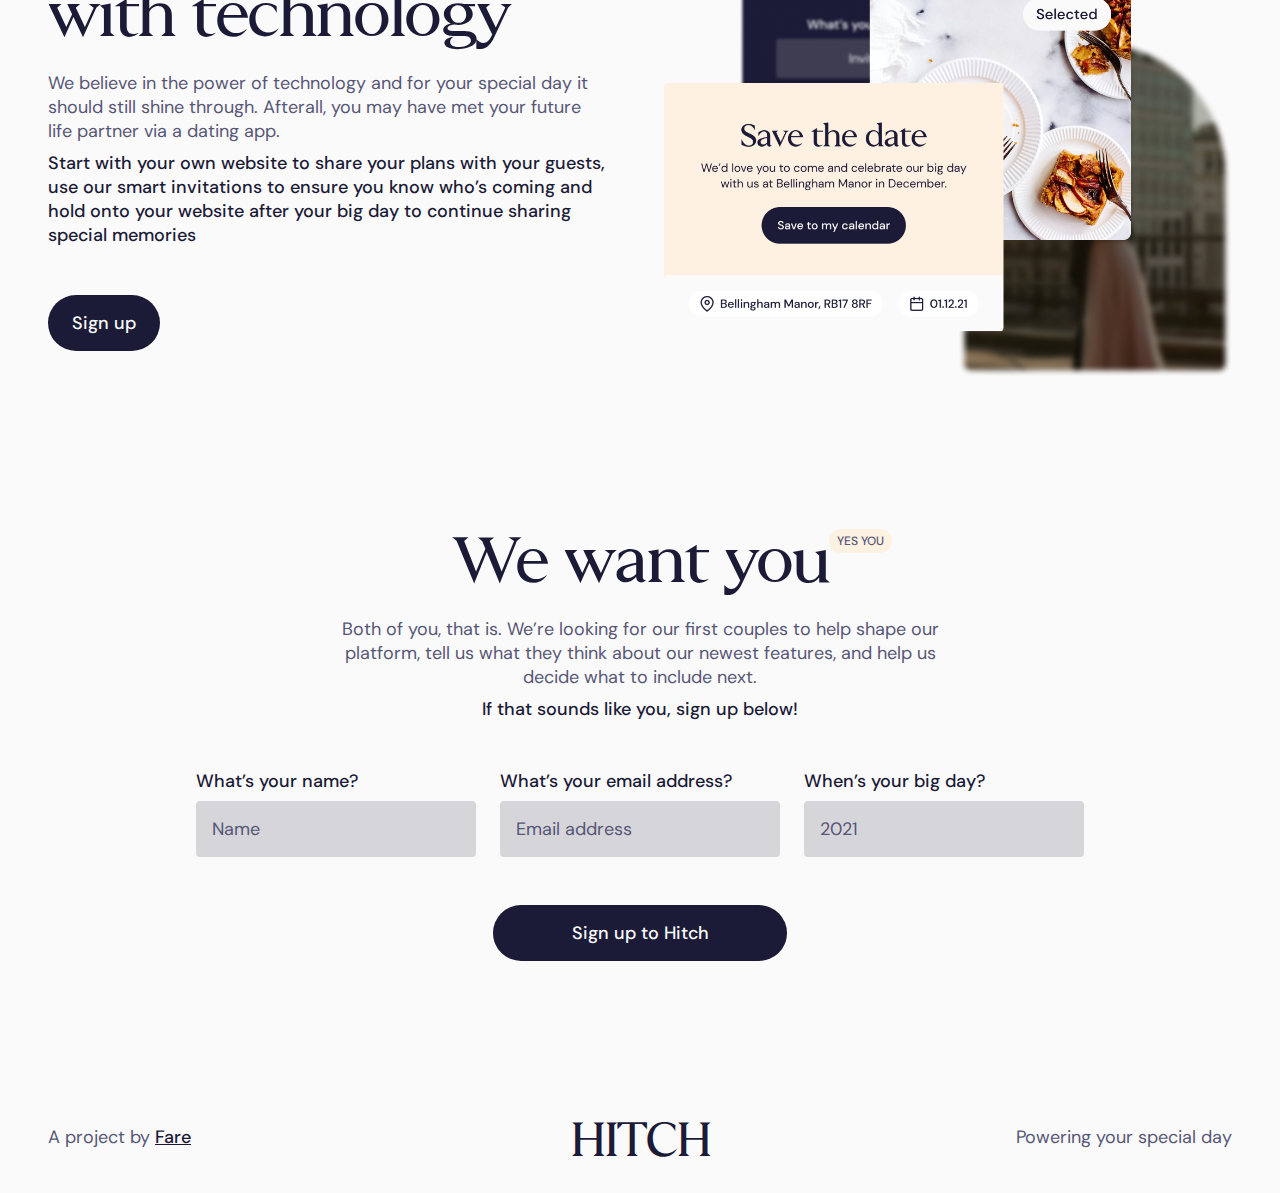
<file: why.html>
<!DOCTYPE html>
<html lang="en">
<head>
	<meta name="viewport" content="width=device-width, initial-scale=1, maximum-scale=1">
	<meta charset="utf-8">
	<meta http-equiv="x-ua-compatible" content="ie=edge">
    
  <meta property="og:title" content="Wedding invites with an RSVP button">
  <meta property="og:site_name" content="Hitch">
  <meta property="og:url" content="https://gethitch.co.uk">
  <meta property="og:description" content="">
  <meta property="og:type" content="website">
  <meta property="og:image" content="https://gethitch.co.uk/assets/img/og_image.jpg">
  
  <title>Hitch - Why we're building Hitch</title>
  <link rel='shortcut icon' href='./assets/img/favicon.png' type='image/png'/>
  <link rel="stylesheet" href="./reset.css">
  <link rel="stylesheet" href="./fonts.css">
  <link rel="stylesheet" href="./styles.css">
  <link rel="preconnect" href="https://fonts.googleapis.com">
  <link rel="preconnect" href="https://fonts.gstatic.com" crossorigin>
  <link href="https://fonts.googleapis.com/css2?family=DM+Sans:ital,wght@0,400;0,500;1,400;1,500&display=swap" rel="stylesheet">
  <script src="https://s.pageclip.co/v1/pageclip.js" charset="utf-8"></script>
  <link rel="stylesheet" href="https://s.pageclip.co/v1/pageclip.css" media="screen">
  <script>
    function toggleMenu() {
      var element = document.getElementById("menu");
      element.classList.toggle("show");
    }
  </script>
  <link href="https://unpkg.com/aos@2.3.1/dist/aos.css" rel="stylesheet">
  <script src="https://unpkg.com/aos@2.3.1/dist/aos.js"></script>
  <script type="text/javascript" src="https://app.termly.io/embed.min.js" data-auto-block="on" data-website-uuid="17cc4ee5-070f-4f1c-8e78-b1b13f626ad1"></script>
  <!-- Facebook Pixel Code -->
  <script>
    !function(f,b,e,v,n,t,s)
    {if(f.fbq)return;n=f.fbq=function(){n.callMethod?
    n.callMethod.apply(n,arguments):n.queue.push(arguments)};
    if(!f._fbq)f._fbq=n;n.push=n;n.loaded=!0;n.version='2.0';
    n.queue=[];t=b.createElement(e);t.async=!0;
    t.src=v;s=b.getElementsByTagName(e)[0];
    s.parentNode.insertBefore(t,s)}(window, document,'script',
    'https://connect.facebook.net/en_US/fbevents.js');
    fbq('init', '440238714118176');
    fbq('track', 'PageView');
    fbq('track', 'ViewContent', { content_name: 'Why' });
    </script>
    <noscript><img height="1" width="1" style="display:none"
    src="https://www.facebook.com/tr?id=440238714118176&ev=PageView&noscript=1"
    /></noscript>
    <!-- End Facebook Pixel Code -->
    <script>
      function sendLead() {
        fbq('track', 'Lead');
      }
    </script>
</head>
<body>
  <script>AOS.init();</script>
  <nav>
    <a class="hamburger" onclick="toggleMenu()"><img src="./assets/img/menu.svg"></a>
    <ul id="menu">
      <li>
        <a href="./index.html">What's Hitch?</a>
      </li>
      <li>
        <a href="./why.html">Why Hitch?</a>
      </li>
      <li>
        <a href="#sign-up">Sign up</a>
        <p class="tag-small">new</p>
      </li>
    </ul>
    <a href="#" class="logo">Hitch</a>
  </nav>
  <section class="hero grid hero-center" data-aos="fade-up"  data-aos-duration="1500" data-aos-once="true">
    <div class="hero-content">
      <h1>Why we decided to  build Hitch</h1>
      <p class="large">We’re building Hitch to ensure you have full control over your special day. Designed for you, handled by us.</p>
      <a class="button" href="#sign-up">Sign up</a>
    </div>
  </section>
  <section class="grid">
    <img src="./assets/img/couples.png">
    <div class="j-end">
      <h2>Built for couples like you</h2>
      <p>Customised by you, Hitch should feel like yours from the get go. We’ve designed templates for you to customise with your own photos, videos and words.</p>
      <p>Share your website with your guests and get them excited with a real sense of what your big day will look like before they even arrive. </p>
      <a class="button" href="#sign-up">Sign up</a>
    </div>
  </section>
  <section class="grid">
    <div>
      <h2>Aleviating stress with technology</h2>
      <p>We believe in the power of technology and for your special day it should still shine through. Afterall, you may have met your future life partner via a dating app.</p>
      <p class="bold">Start with your own website to share your plans with your guests, use our smart invitations to ensure you know who’s coming and hold onto your website after your big day to continue sharing special memories </p>
      <a class="button" href="#sign-up">Sign up</a>
    </div>
    <img class="start" src="./assets/img/tech_stress.png">
  </section>
  <section class="cta">
    <div id="sign-up"></div>
    <div class="cta-title">
      <h2>We want you</h2><p class="tag-small">yes you</p>
    </div>
    <p>Both of you, that is. We’re looking for our first couples to help shape our platform, tell us what they think about our newest features, and help us decide what to include next.</p>
    <p class="bold">If that sounds like you, sign up below!</p>
    <form action="https://send.pageclip.co/fdzatY4zjDS625rR2r0kMaLtyaGuD1Sc" class="pageclip-form" method="post" id="form" onsubmit="sendLead()">
      <div class="cta-questions">
        <div class="cta-question">
          <label for="name">What’s your name?</label>
          <input type="text" name="name" placeholder="Name" required/>
        </div>
        <div class="cta-question">
          <label for="email">What’s your email address?</label>
          <input type="email" name="email" placeholder="Email address" required/>
        </div>
        <div class="cta-question">
          <label for="date">When’s your big day?</label>
          <select name="date">
            <option value="" disabled>--Please choose an option--</option>
            <option value="2021">2021</option>
            <option value="2022">2022</option>
            <option value="2023">2023</option>
            <option value="2024">2024</option>
            <option value="2025">2025</option>
          </select>
        </div>
      </div>
      <button type="submit" class="pageclip-form__submit button" onclick="registerLead()">
        <span>Sign up to Hitch</span>
      </button>
      <script>
        function registerLead() {
          fbq('track', 'Lead');
        }
      </script>
    </form>
  </section>
  <footer>
    <p>A project by <a href="https://fare.studio">Fare</a></p>
    <a class="logo center">Hitch</a>
    <p class="right">Powering your special day</p>
  </footer>
</body>
</file>
<file: fonts.css>
@font-face {
  font-family: 'FT Klon';
  font-weight: 400;
  font-display: block;
  src: url(./assets/fonts/WOFF2/FTKlon-Regular.woff2) format('woff2'), url(./assets/fonts/WOFF/FTKlon-Regular.woff) format('woff');
}

@font-face {
  font-family: 'FT Klon';
  font-weight: 400;
  font-display: block;
  font-style: italic;
  src: url(./assets/fonts/WOFF2/FTKlonItalic-Regular.woff2) format('woff2'), url(./assets/fonts/WOFF/FTKlonItalic-Regular.woff) format('woff');
}

@font-face {
  font-family: 'FT Klon';
  font-weight: 500;
  font-display: block;
  src: url(./assets/fonts/WOFF2/FTKlon-Medium.woff2) format('woff2'), url(./assets/fonts/WOFF/FTKlon-Medium.woff) format('woff');
}

@font-face {
  font-family: 'FT Klon';
  font-weight: 500;
  font-display: block;
  font-style: italic;
  src: url(./assets/fonts/WOFF2/FTKlonItalic-Medium.woff2) format('woff2'), url(./assets/fonts/WOFF/FTKlonItalic-Medium.woff) format('woff');
}
</file>
<file: styles.css>
:root {
  --snow: #FAFAFA;
  --dark: #1B1B37;
  --sand: #FDF1E2;
  --olive: #3A3B35;
  --heather: #565676;
  --x-large: 144px;
  --large: 96px;
  --medium: 48px;
  --small: 24px;
  --x-small: 8px;
}

html {
  scroll-behavior: smooth;
}

body {
  background:  var(--snow);
  padding: var(--small) var(--medium);
  width: auto !important;
}

h1, h2{
  color: var(--dark);
  font-family: 'FT Klon';
  font-style: normal;
  font-weight: normal;
}

h1{ 
  font-size: 80px;
  line-height: 96px;
  letter-spacing: -0.04em;
}

h2 {
  font-size: 64px;
  line-height: 72px;
  letter-spacing: -0.04em;
  max-width: 560px;
}

p {
  color: var(--heather);
  font-weight: 400;
}

a, label, .bold,.pageclip-form__success__message {
  color: var(--dark);
  font-weight: 500;
}

p, li, a, label, .pageclip-form__success__message {
  font-family: 'DM Sans', sans-serif;
  max-width: 560px;
  font-size: 18px;
  line-height: 24px;
}

p.large {
  font-size: 24px;
  line-height: 32px;
  max-width: 640px;
}

a {
  font-weight: 500;
}

nav {
  display: flex;
  justify-content: space-between;
  align-items: center;
  flex-wrap: wrap;
}

nav ul {
  display: flex;
}

nav ul li{
  list-style: none;
  position: relative;
}

nav ul li a {
  font-family: 'DM Sans', sans-serif;
  font-weight: normal;
  text-decoration: none;
  color: var(--dark);
  margin-right: var(--small);
}

nav ul li a:hover {
  border-bottom: 2px solid var(--dark);
}

nav .hamburger {
  display: none;
}

.logo {
  font-family: 'FT Klon';
  font-weight: 400;
  font-size: 48px;
  line-height: 64px;
  letter-spacing: -0.06em;
  text-transform: uppercase;
  text-decoration: none;
  color: var(--dark);
}

section {
  margin: var(--x-large) 0;
}

.grid {
  display: grid;
  gap: var(--medium);
  grid-auto-flow: row;
  align-items: center;
  grid-template-columns: 1fr 1fr;
}

.button {
  display: inline-block;
  padding: 16px 24px;
  border-radius: 32px;
  font-weight: 500;
  text-align: center;
  color: var(--snow);
  background: var(--dark);
  text-decoration: none;
  width: fit-content;
}

.tag {
  padding: 8px 16px;
  border-radius: 24px;
  color: var(--dark);
  background: var(--sand);
}

.tag.snow {
  background: var(--snow);
  padding: 8px 0;
}

.tag-array .tag {
  margin-right: var(--small);
}

.tag-array {
  display: flex;
  align-items: center;
  flex-wrap: wrap;
}

.tag-small {
  padding: 4px 8px;
  background: var(--sand);
  border-radius: 24px;
  font-weight: 500;
  font-size: 12px;
  line-height: 16px;
  text-transform: uppercase;
  width: fit-content;
}

img {
  width: 100%;
  max-width: 688px;
}

.cta {
  display: flex;
  align-items: center;
  flex-direction: column;
}

.cta h2, .cta p{
  text-align: center;
  max-width: 640px;
}

.cta-title {
  position: relative;
  margin-bottom: var(--small);
}

.cta-title .tag-small {
  position: absolute;
  top: -16px;
  right: -64px;
}

input, select {
  padding: 16px;
  background: rgba(27, 27, 55, 0.16);
  border-radius: 4px;
  font-family: 'DM Sans', sans-serif;
  font-size: 18px;
  line-height: 24px;
  border: none;
}

select {
  text-transform: uppercase;
  color: var(--heather);
  -webkit-appearance: none;
  width: 100%;
}

*::placeholder {
  color: var(--heather);
}

.pageclip-form {
  display: flex;
  flex-direction: column;
  align-items: center;
  width: 100%;
  max-width: 888px;
}

.pageclip-form .cta-questions {
  margin: var(--medium) 0;
  display: grid;
  grid-template-columns: 1fr 1fr 1fr;
  gap: 0px 24px;
  width: 100%;
}

.cta-question {
  display: flex;
  flex-direction: column;
}

.cta-question label {
  margin-bottom: 8px;
}

.pageclip-form__submit {
  display: block;
  border: none;
  font-family: 'DM Sans', sans-serif;
  font-size: 18px;
  line-height: 24px;
  width: fit-content;
  width: 33%;
}

footer {
  display: grid;
  grid-template-columns: 1fr 1fr 1fr;
  align-items: center;
}

.center {
  text-align: center;
}

.right {
  text-align: right;
}

.j-end {
  justify-self: end;
}

.a-end {
  align-self: end;
}

#sign-up {
  margin-top: calc(var(--x-large) * -1);
  height: var(--x-large);
}

.pageclip-form__success {
  background: var(--snow);
  display: flex;
  justify-content: center;
  align-items: center;
}

/* PAGE SPECIFIC CSS */

.hero {
  margin: var(--small) 0 var(--large);
  align-items: stretch;
  grid-template-columns: auto 400px;
}

.hero h1 {
  margin-top: var(--medium);
}

.hero img {
  align-self: start;
}

.hero .tag-array {
  margin-top: auto;
}

.hero .button {
  margin-bottom: var(--medium);
}

.hero-content {
  display: flex;
  flex-direction: column;
}

.hero-center {
  grid-template-columns: auto;
  justify-content: center;
}

.hero-center * {
  text-align: center;
  max-width: 800px;
  align-items: center;
}

nav .tag-small {
  position: absolute;
  top: -12px;
  right: -20px;
}

/* TYPE PAIRINGS */

h1 + p, h2 + p {
  margin-top: var(--small);
}

p + a.button {
  margin-top: var(--medium)
}

p + p {
  margin-top: var(--x-small);
}

/* MEDIA QUERIES */

@media only screen and (max-width: 1024px) {

  h1 {
    font-size: 64px;
    line-height: 72px;
  }

  h2 {
    font-size: 56px;
    line-height: 64px;
  }

  p.large{
    font-size: 18px;
    line-height: 24px;
  }

  .hero {
    grid-template-columns: 1fr 1fr;
  }

}

@media only screen and (max-width: 720px) {

  :root {
    --x-large: 96px;
    --large: 48px;
    --medium: 24px;
    --small: 16px;
    --x-small: 8px;
  }

  h1 {
    font-size: 48px;
    line-height: 56px;
  }

  h2 {
    font-size: 40px;
    line-height: 48px;
  }

  nav .hamburger {
    display: inline-block;
    width: 48px;
    height: 48px;
  }

  nav ul {
    display: none;
    order: 3;
    margin-top: var(--small);
    margin-left: var(--x-small);
  }

  nav ul li {
    width: fit-content;
  }

  nav ul.show {
    display: block;
    flex-basis: 100%;
  }

  nav ul li a{
    font-size: 24px;
    line-height: 32px;
  }

  nav ul li + li {
    margin-top: var(--small);
  }

  .start {
    order: -1;;
  }

  .cta-question {
    margin-bottom: 24px;
  }

  .grid, .pageclip-form .cta-questions, footer {
    grid-template-columns: 1fr;
  }

  footer p, footer .right {
    text-align: center;
    margin: auto;
  }

  footer .logo {
    margin: var(--small) auto;
    order: 1;
  }

  .pageclip-form__submit {
    width: 100%;
  }

  .row-end {
    grid-row: end;
  }

  .hero img {
    width: 64%;
    max-width: 480px;
    margin: auto;
  }
  
  .hero h1 {
    margin-top: 0;
  }

}
</file>
